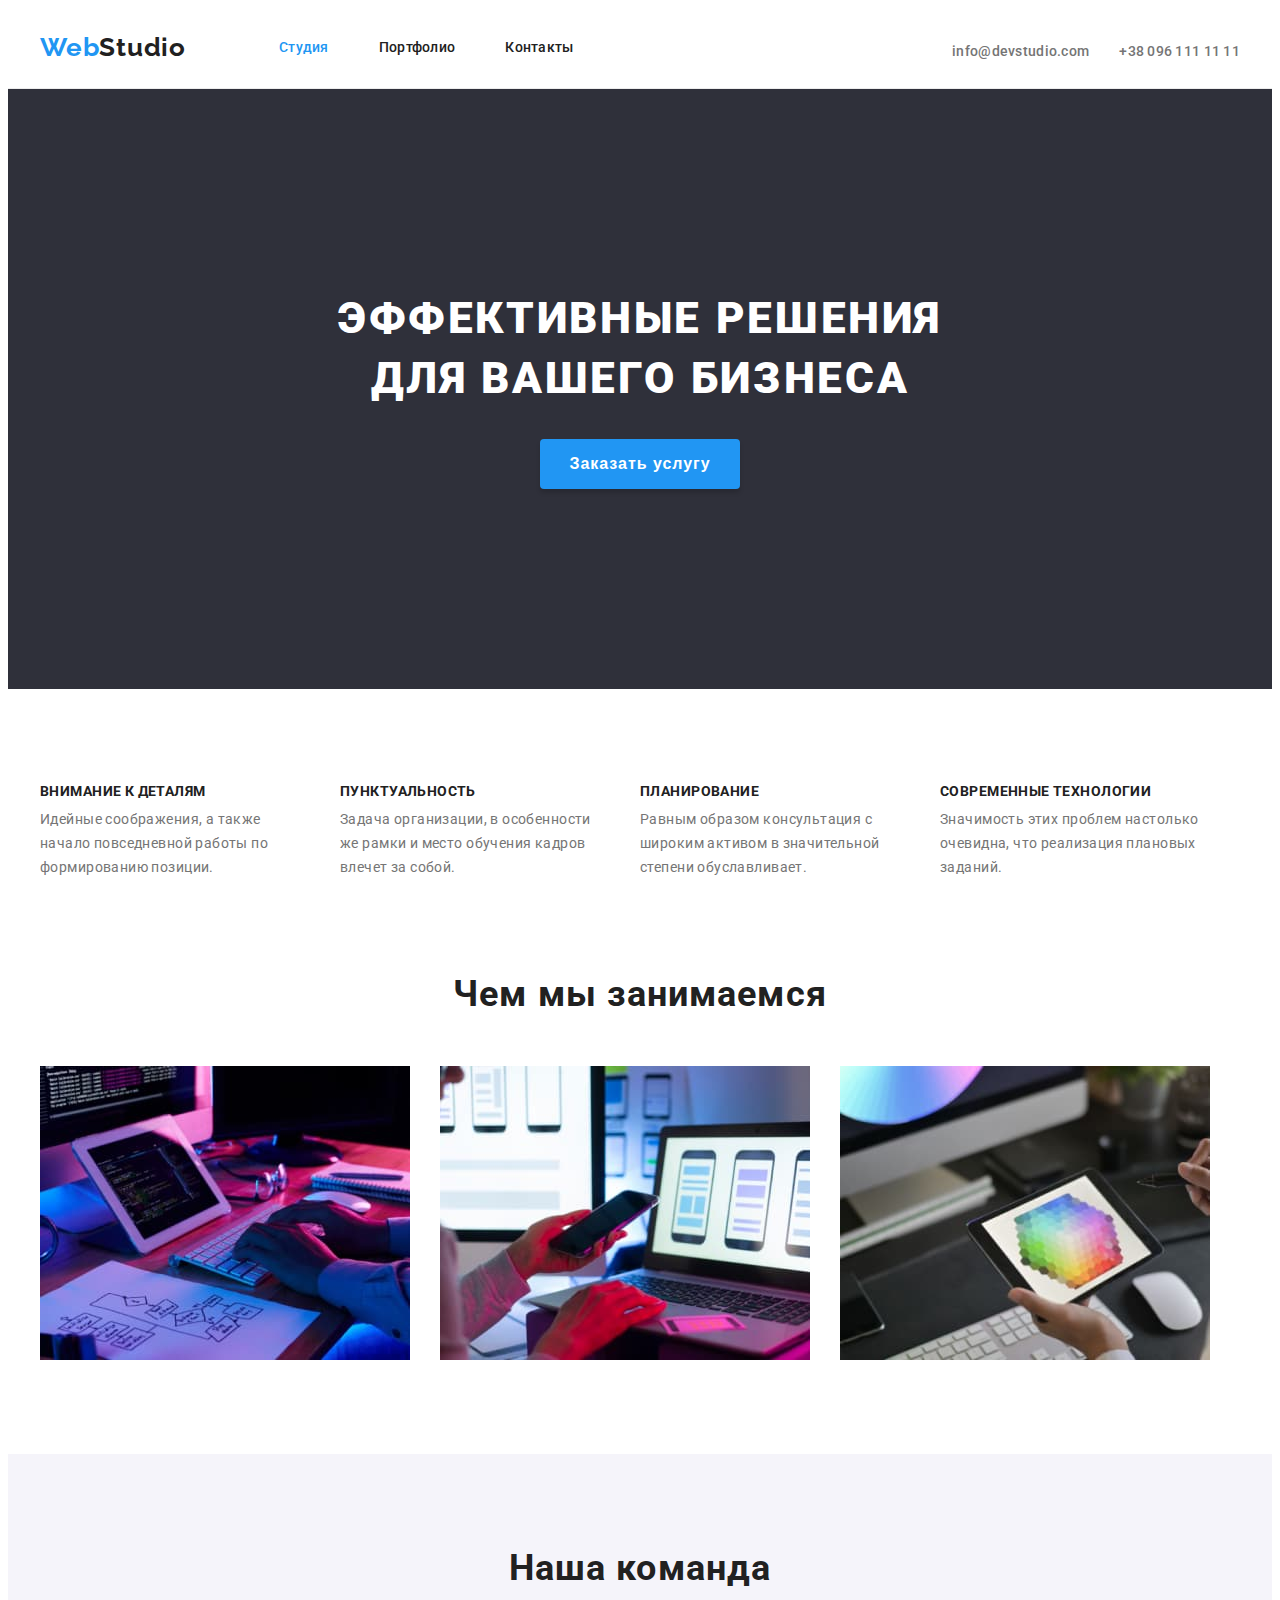
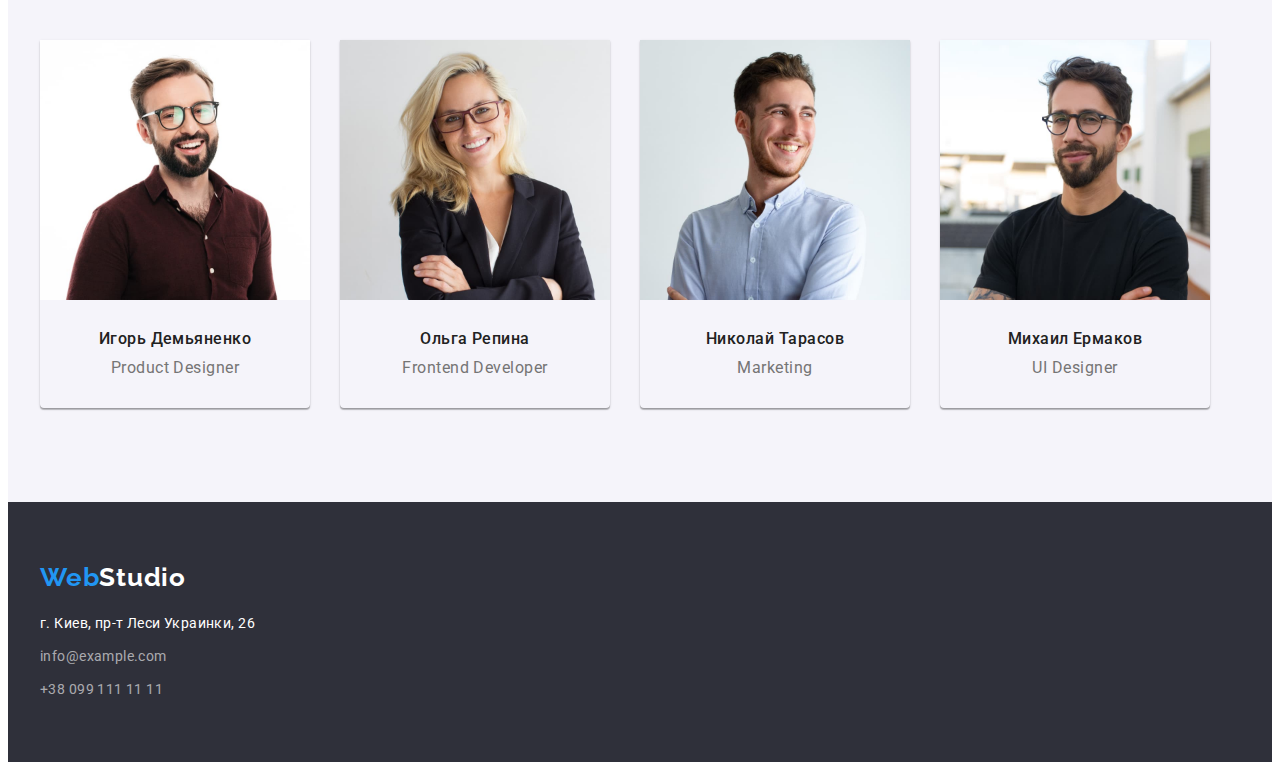
<file: index.html>
<!DOCTYPE html>
<html lang="ru">
  <head>
    <meta charset="UTF-8" />
    <meta http-equiv="X-UA-Compatible" content="IE=edge" />
    <meta name="viewport" content="width=device-width, initial-scale=1.0" />
    <title>WebStudio - еффективные решения для вашего бизнеса</title>

    <link
      rel="stylesheet"
      href="https://cdnjs.cloudflare.com/ajax/libs/modern-normalize/1.1.0/modern-normalize.min.css"
      integrity="sha512-wpPYUAdjBVSE4KJnH1VR1HeZfpl1ub8YT/NKx4PuQ5NmX2tKuGu6U/JRp5y+Y8XG2tV+wKQpNHVUX03MfMFn9Q=="
      crossorigin="anonymous"
      referrerpolicy="no-referrer"
    />
    <link rel="preconnect" href="https://fonts.gstatic.com" />
    <link
      href="https://fonts.googleapis.com/css2?family=Raleway:wght@700&family=Roboto:wght@400;500;700;900&display=swap"
      rel="stylesheet"
    />
    <link rel="stylesheet" href="./css/styles.css" />
  </head>

  <body>
    <!--HEADER-->
    <header class="header">
      <div class="header-section container">
        <nav class="navigation">
          <div class="nav-container">
            <a class="logo" href="./">
              <span class="logo-icon-color" lang="en">Web</span>Studio</a
            >
            <ul class="menu">
              <div class="menu-section">
                <li class="menu-item">
                  <a class="menu-link current" href="./">Студия</a>
                </li>
                <li class="menu-item">
                  <a class="menu-link" href="./portfolio.html">Портфолио</a>
                </li>
                <li class="menu-item">
                  <a class="menu-link" href="">Контакты</a>
                </li>
              </div>
            </ul>
          </div>
        </nav>
        <ul class="info-list">
          <li class="info-point">
            <a class="mail-link" href="mailto:info@devstudio.com"
              >info@devstudio.com</a
            >
          </li>
          <li class="info-point">
            <a class="tel-link" href="tel:+380961111111">+38 096 111 11 11</a>
          </li>
        </ul>
      </div>
    </header>

    <main>
      <!--HERO-->
      <section class="hero">
        <div class="hero-section container">
          <h1 class="hero-header">
            Эффективные решения<br />
            для вашего бизнеса
          </h1>
          <button class="hero-button" type="button">Заказать услугу</button>
        </div>
      </section>

      <!--OUR QUALITIES-->
      <section class="section qualities">
        <div class="qualities-section container">
          <h2 hidden>Наши качества</h2>
          <ul class="qualities-list">
            <li class="qualities-point">
              <h3 class="qualities-name">Внимание к деталям</h3>
              <p class="qualities-description">
                Идейные соображения, а также начало повседневной работы по
                формированию позиции.
              </p>
            </li>
            <li class="qualities-point">
              <h3 class="qualities-name">Пунктуальность</h3>
              <p class="qualities-description">
                Задача организации, в особенности же рамки и место обучения
                кадров влечет за собой.
              </p>
            </li>
            <li class="qualities-point">
              <h3 class="qualities-name">Планирование</h3>
              <p class="qualities-description">
                Равным образом консультация с широким активом в значительной
                степени обуславливает.
              </p>
            </li>
            <li class="qualities-point">
              <h3 class="qualities-name">Современные технологии</h3>
              <p class="qualities-description">
                Значимость этих проблем настолько очевидна, что реализация
                плановых заданий.
              </p>
            </li>
          </ul>
        </div>
      </section>

      <!--OUR-TASKS-->
      <section class="tasks-section section">
        <div class="tasks-container container">
          <h2 class="tasks-header">Чем мы занимаемся</h2>
          <ul class="tasks-list">
            <li class="tasks-point">
              <img
                src="./images/tasks/wrighting-code.jpg"
                alt="разработчик пишет код"
                width="370"
                height="294"
              />
            </li>
            <li class="tasks-point">
              <img
                src="./images/tasks/testing.jpg"
                alt="сотрудник тестирует приложение"
                width="370"
                height="294"
              />
            </li>
            <li class="tasks-point">
              <img
                src="./images/tasks/making-design.jpg"
                alt="сотрудник разрабатывает дизайн"
                width="370"
                height="294"
              />
            </li>
          </ul>
        </div>
      </section>

      <!--TEAM-->
      <section class="team section">
        <div class="team-section container">
          <h2 class="team-header">Наша команда</h2>
          <ul class="team-list">
            <li class="team-point">
              <img
                src="./images/staff/ihor-demyanenko.jpg"
                alt="игорь демьяненко"
                width="270"
                height="260"
              />
              <div class="member-box">
                <h3 class="team-member">Игорь Демьяненко</h3>
                <p class="member-description" lang="en">Product Designer</p>
              </div>
            </li>
            <li class="team-point">
              <img
                src="./images/staff/olha-repina.jpg"
                alt="ольга репина"
                width="270"
                height="260"
              />
              <div class="member-box">
                <h3 class="team-member">Ольга Репина</h3>
                <p class="member-description" lang="en">Frontend Developer</p>
              </div>
            </li>
            <li class="team-point">
              <img
                src="./images/staff/nicolay-tarasov.jpg"
                alt="николай тарасов"
                width="270"
                height="260"
              />
              <div class="member-box">
                <h3 class="team-member">Николай Тарасов</h3>
                <p class="member-description" lang="en">Marketing</p>
              </div>
            </li>
            <li class="team-point">
              <img
                src="./images/staff/mikhail-ermakov.jpg"
                alt="михаил ермаков"
                width="270"
                height="260"
              />
              <div class="member-box">
                <h3 class="team-member">Михаил Ермаков</h3>
                <p class="member-description" lang="en">UI Designer</p>
              </div>
            </li>
          </ul>
        </div>
      </section>
    </main>

    <!--FOOTER-->
    <footer class="footer footer-section">
      <div class="container footer-container">
        <a class="logo logo-footer" href="./"
          ><span class="logo-icon-color" lang="en">Web</span
          ><span class="logo-icon-right" lang="en">Studio</span></a
        >
        <address class="adress">
          <ul class="adress-list">
            <li class="footer-location">
              <a
                class="location-link"
                href="https://goo.gl/maps/LH7wRKLAsP6Fqup57"
                target="_blank"
                rel="noopener, noreferrer"
                >г. Киев, пр-т Леси Украинки, 26</a
              >
            </li>
            <li>
              <a class="footer-mail" href="mailto:info@example.com"
                >info@example.com</a
              >
            </li>
            <li>
              <a class="footer-tel" href="tel:+380991111111"
                >+38 099 111 11 11</a
              >
            </li>
          </ul>
        </address>
      </div>
    </footer>
  </body>
</html>
</file>
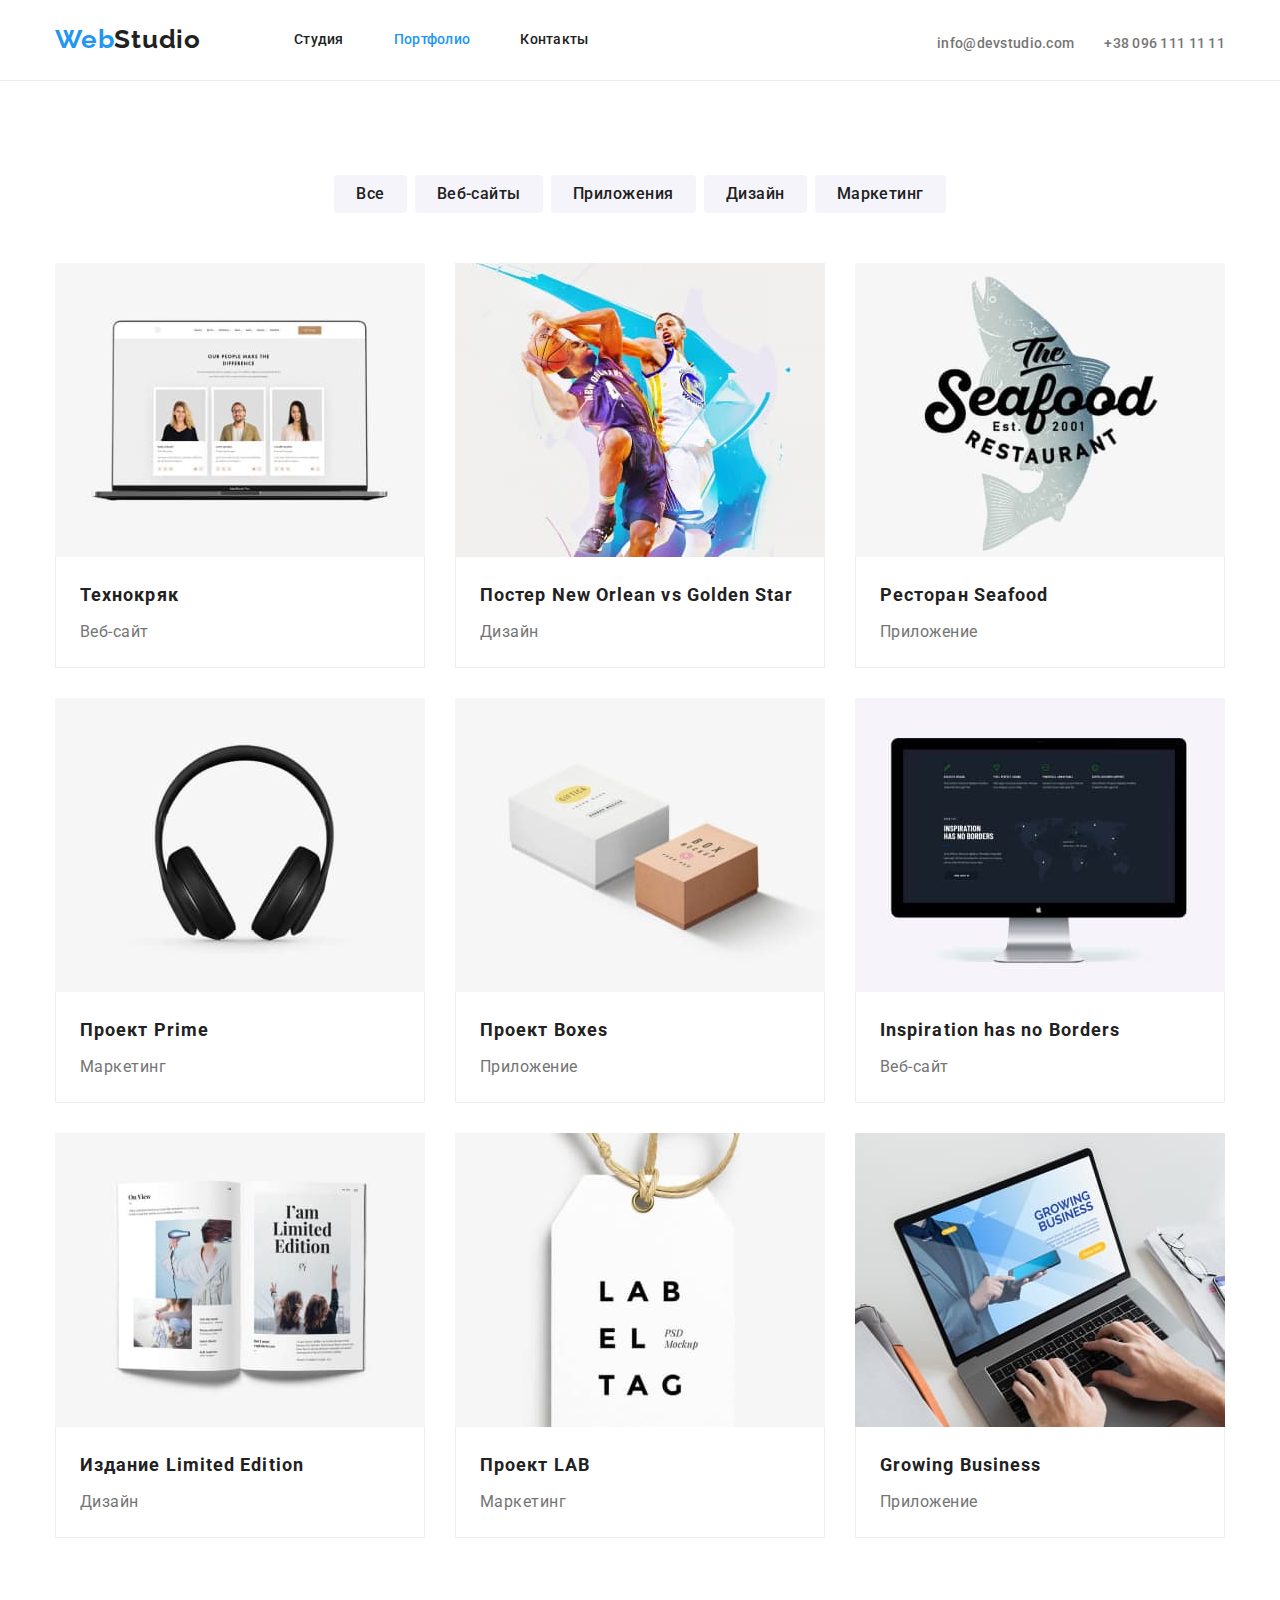
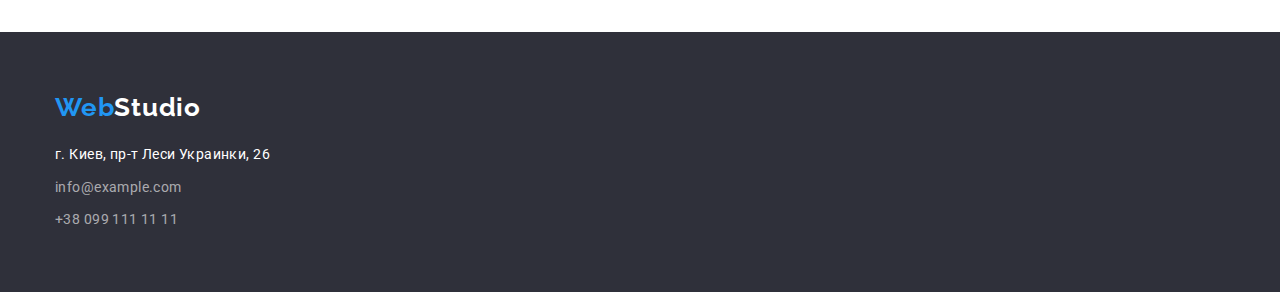
<file: portfolio.html>
<!DOCTYPE html>
<html lang="ru">
  <head>
    <meta charset="UTF-8" />
    <meta http-equiv="X-UA-Compatible" content="IE=edge" />
    <meta name="viewport" content="width=device-width, initial-scale=1.0" />
    <title>WebStudio - Portfolio</title>
    <link
      rel="stylesheet"
      href="https://cdnjs.cloudflare.com/ajax/libs/modern-normalize/1.1.0/modern-normalize.css"
      integrity="sha512-Y0MM+V6ymRKN2zStTqzQ227DWhhp4Mzdo6gnlRnuaNCbc+YN/ZH0sBCLTM4M0oSy9c9VKiCvd4Jk44aCLrNS5Q=="
      crossorigin="anonymous"
      referrerpolicy="no-referrer"
    />
    <link rel="preconnect" href="https://fonts.gstatic.com" />
    <link
      href="https://fonts.googleapis.com/css2?family=Raleway:wght@700&family=Roboto:wght@400;500;700;900&display=swap"
      rel="stylesheet"
    />
    <link rel="stylesheet" href="./css/styles.css" />
  </head>
  <body>
    <!--HEADER-->
    <header class="header">
      <div class="header-section container">
        <nav class="navigation">
          <div class="nav-container">
            <a class="logo" href="./">
              <span class="logo-icon-color" lang="en">Web</span>Studio</a
            >
            <ul class="menu">
              <div class="menu-section">
                <li class="menu-item">
                  <a class="menu-link" href="./">Студия</a>
                </li>
                <li class="menu-item">
                  <a class="menu-link current" href="./portfolio.html"
                    >Портфолио</a
                  >
                </li>
                <li class="menu-item">
                  <a class="menu-link" href="">Контакты</a>
                </li>
              </div>
            </ul>
          </div>
        </nav>
        <ul class="info-list">
          <li class="info-point">
            <a class="mail-link" href="mailto:info@devstudio.com"
              >info@devstudio.com</a
            >
          </li>
          <li class="info-point">
            <a class="tel-link" href="tel:+380961111111">+38 096 111 11 11</a>
          </li>
        </ul>
      </div>
    </header>

    <main>
      <div class="portfolio-section section">
        <div class="portfolio-container container">
          <h1 class="visually-hidden">Галерея проектов</h1>

          <!-- КНОПКИ ФИЛЬТРА ПРОЕКТОВ ПОРТФОЛИО-->

          <ul class="filter-list">
            <div class="filter-section">
              <li class="filter-point">
                <button class="filter-button" type="button">Все</button>
              </li>
              <li class="filter-point">
                <button class="filter-button" type="button">Веб-сайты</button>
              </li>
              <li class="filter-point">
                <button class="filter-button" type="button">Приложения</button>
              </li>
              <li class="filter-point">
                <button class="filter-button" type="button">Дизайн</button>
              </li>
              <li class="filter-point">
                <button class="filter-button" type="button">Маркетинг</button>
              </li>
            </div>
          </ul>

          <!--СПИСОК ПРОЕКТОВ ПОРТФОЛИО-->
          <div class="portfolio">
            <ul class="portfolio-list">
              <li class="portfolio-point">
                <a href="">
                  <img
                    src="./images/portfolio/project-technokryak.jpg"
                    alt="проэкт технокряк"
                    width="370"
                    height="294"
                  />
                  <div class="project-info">
                    <h2 class="portfolio-project">Технокряк</h2>
                    <p class="project-description">Веб-сайт</p>
                  </div>
                </a>
              </li>
              <li class="portfolio-point">
                <a href="">
                  <img
                    src="./images/portfolio/new-orleans-and-golden-star.jpg"
                    alt="проэкт постера"
                    width="370"
                    height="294"
                  />
                  <div class="project-info">
                    <h2 class="portfolio-project">
                      Постер New Orlean vs Golden Star
                    </h2>
                    <p class="project-description">Дизайн</p>
                  </div>
                </a>
              </li>
              <li class="portfolio-point">
                <a href="">
                  <img
                    src="./images/portfolio/seafood-restaurant.jpg"
                    alt="рыбный ресторан"
                    width="370"
                    height="294"
                  />
                  <div class="project-info">
                    <h2 class="portfolio-project">Ресторан Seafood</h2>
                    <p class="project-description">Приложение</p>
                  </div>
                </a>
              </li>
              <li class="portfolio-point">
                <a href="">
                  <img
                    src="./images/portfolio/project-prime.jpg"
                    alt="маркетинговый проект"
                    width="370"
                    height="294"
                  />
                  <div class="project-info">
                    <h2 class="portfolio-project">Проект Prime</h2>
                    <p class="project-description">Маркетинг</p>
                  </div>
                </a>
              </li>
              <li class="portfolio-point">
                <a href="">
                  <img
                    src="./images/portfolio/project-boxes.jpg"
                    alt="проект Boxes"
                    width="370"
                    height="294"
                  />
                  <div class="project-info">
                    <h2 class="portfolio-project">Проект Boxes</h2>
                    <p class="project-description">Приложение</p>
                  </div>
                </a>
              </li>
              <li class="portfolio-point">
                <a href="">
                  <img
                    src="./images/portfolio/project-nspiration-has-no-borders.jpg"
                    alt="веб-сайт"
                    width="370"
                    height="294"
                  />
                  <div class="project-info">
                    <h2 class="portfolio-project">
                      Inspiration has no Borders
                    </h2>
                    <p class="project-description">Веб-сайт</p>
                  </div>
                </a>
              </li>
              <li class="portfolio-point">
                <a href="">
                  <img
                    src="./images/portfolio/project-limited-edition.jpg"
                    alt="проект дизайна журнала"
                    width="370"
                    height="294"
                  />
                  <div class="project-info">
                    <h2 class="portfolio-project">Издание Limited Edition</h2>
                    <p class="project-description">Дизайн</p>
                  </div>
                </a>
              </li>
              <li class="portfolio-point">
                <a href="">
                  <img
                    src="./images/portfolio/project-lab.jpg"
                    alt="проект LAB"
                    width="370"
                    height="294"
                  />
                  <div class="project-info">
                    <h2 class="portfolio-project">Проект LAB</h2>
                    <p class="project-description">Маркетинг</p>
                  </div>
                </a>
              </li>
              <li class="portfolio-point">
                <a href="">
                  <img
                    src="./images/portfolio/project-growing-business.jpg"
                    alt="приложение"
                    width="370"
                    height="294"
                  />
                  <div class="project-info">
                    <h2 class="portfolio-project">Growing Business</h2>
                    <p class="project-description">Приложение</p>
                  </div>
                </a>
              </li>
            </ul>
          </div>
        </div>
      </div>
    </main>

    <!--FOOTER-->
    <footer class="footer footer-section">
      <div class="container footer-container">
        <a class="logo logo-footer" href="./"
          ><span class="logo-icon-color" lang="en">Web</span
          ><span class="logo-icon-right" lang="en">Studio</span></a
        >
        <address class="adress">
          <ul class="adress-list">
            <li class="footer-location">
              <a
                class="location-link"
                href="https://goo.gl/maps/LH7wRKLAsP6Fqup57"
                target="_blank"
                rel="noopener, noreferrer"
                >г. Киев, пр-т Леси Украинки, 26</a
              >
            </li>
            <li>
              <a class="footer-mail" href="mailto:info@example.com"
                >info@example.com</a
              >
            </li>
            <li>
              <a class="footer-tel" href="tel:+380991111111"
                >+38 099 111 11 11</a
              >
            </li>
          </ul>
        </address>
      </div>
    </footer>
  </body>
</html>
</file>
<file: css/styles.css>
:root {
  --main-font: "Roboto", sans-serif;
  --secondary-font: "Raleway", sans-serif;
  --font-weight-main: 500;
  --font-weight-secondary: bold;
  --font-weight-p: 400;
  --font-weight-member: 500;

  --logo-icon-color-left: #2196f3;
  --logo-icon-color-right: #ffffff;
  --accent-color: #2196f3;
  --footer-accent-color: #ffffff;
  --main-font-color: #212121;
  --header-info-color: #757575;
  --hero-background-color: #2f303a;
  --hero-header-color: #ffffff;
  --hero-btn-color: #ffffff;
  --hero-btn-back-color: #2196f3;
  --description-color: #757575;
  --team-back-color: #f5f4fa;
  --footer-back-color: #2f303a;
  --location-link-color: #ffffff;
  --filter-accent-background-color: #2196f3;
  --filter-accent-font-color: #ffffff;
  --footer-main-color: rgba(255, 255, 255, 0.6);
}

/* СБРОС СТИЛЕЙ */

h1,
h2,
h3,
h4,
h5,
h6,
p {
  margin-top: 0;
  margin-bottom: 0;
}

ol,
ul {
  padding-top: 0;
  padding-bottom: 0;
  padding-left: 0;
  margin: 0 0;
}

img {
  display: block;
}

/* СБРОС СТИЛЕЙ END */

body {
  font-family: var(--main-font);
  font-weight: var(--font-weight-main);
  font-size: 14px;
  color: var(--main-font-color);
}

a {
  text-decoration: none;
  font-style: normal;
  color: var(--main-font-color);
}

li {
  list-style-type: none;
}

/* УТИЛИТЫ */

.visually-hidden {
  position: absolute;
  clip: rect(0 0 0 0);
  width: 1px;
  height: 1px;
  margin: -1px;
}

/* INDEX.HTML */
/* HEADER */

.container {
  margin: 0 auto;
  width: 1200px;
  padding-left: 15px;
  padding-right: 15px;
}

.section {
  padding-top: 94px;
  padding-bottom: 94px;
}

.footer-section {
  padding-top: 60px;
  padding-bottom: 60px;
}

/* УТИЛИТЫ END */

/* HEADER SECTION */

.header {
  border-bottom: 1px solid #ececec;
}

.header-section {
  display: flex;
  margin-left: auto;
  margin-right: auto;
  align-items: baseline;
}

.nav-container {
  display: flex;
  align-items: center;
}

.info-list {
  display: flex;
  margin-left: auto;
}

.info-point:not(:last-child) {
  margin-right: 30px;
}

.logo {
  font-family: var(--secondary-font);
  font-family: Raleway;
  font-weight: var(--font-weight-secondary);
  font-size: 26px;
  line-height: 1.19;
  letter-spacing: 0.03em;
  color: var(--main-font-color);
  text-decoration: none;

  margin-right: 93px;
  padding-top: 24px;
  padding-bottom: 25px;
}

.logo-icon-color {
  color: var(--logo-icon-color-left);
}

.menu {
  display: flex;
}

.menu-section {
  display: flex;
  width: 294px;
}

.menu-link {
  line-height: 1.14;
  letter-spacing: 0.02em;
  color: #212121;

  padding-top: 32px;
  padding-bottom: 32px;
}

.menu-item:not(:last-child) {
  margin-right: 50px;
}

.menu-link.current {
  color: var(--accent-color);
}

.menu-link:hover,
.menu-link:focus {
  color: var(--accent-color);
}

.mail-link {
  line-height: 1.14;
  letter-spacing: 0.02em;
  color: var(--header-info-color);

  padding-top: 32px;
  padding-bottom: 32px;
}
.tel-link {
  line-height: 1.14;
  letter-spacing: 0.02em;
  color: var(--header-info-color);

  padding-top: 32px;
  padding-bottom: 32px;
}
.mail-link:hover,
.tel-link:hover {
  color: var(--accent-color);
}
.mail-link:focus,
.tel-link:focus {
  color: var(--accent-color);
}
/* HEADER END */

/* HERO */
.hero {
  padding-top: 200px;
  padding-bottom: 200px;
  background-color: var(--hero-background-color);
}

.hero-section {
  display: flex;
  flex-direction: column;

  align-items: center;
  justify-content: center;
}

.hero-header {
  display: inline-block;
  font-family: var(--main-font);
  font-weight: 900;
  font-size: 44px;
  line-height: 1.36;

  margin-right: 452px;
  margin-left: 452px;
  margin-bottom: 30px;
  width: 696px;

  text-align: center;
  letter-spacing: 0.06em;
  text-transform: uppercase;
  color: var(--hero-header-color);
}

.hero-button {
  display: inline-block;
  width: 200px;
  padding-top: 10px;
  padding-right: 10px;
  padding-bottom: 10px;
  padding-left: 10px;

  border: 0px;
  border-radius: 4px;
  box-shadow: 0px 4px 4px rgba(0, 0, 0, 0.15);

  font-weight: var(--font-weight-secondary);
  font-size: 16px;
  line-height: 1.87;
  letter-spacing: 0.06em;
  background-color: var(--hero-btn-back-color);
  color: var(--hero-btn-color);
  cursor: pointer;
}
/* HERO END */

/* OUR QUALITIES */

.qualities {
  display: flex;
}

.qualities-list {
  display: flex;
}

.qualities-point:not(last-child) {
  margin-right: 30px;
}
.qualities-point {
  display: block;
  width: 270px;
}

.qualities-name {
  display: inline-block;
  margin-bottom: 9px;

  font-size: 14px;
  font-weight: var(--font-weight-secondary);
  line-height: 1.14;
  letter-spacing: 0.03em;
  text-transform: uppercase;
  color: var(--main-font-color);
}

.qualities-description {
  font-size: 14px;
  font-weight: var(--font-weight-p);
  line-height: 1.71;
  letter-spacing: 0.03em;
  color: var(--description-color);
}
/* OUR QUALITIES END */

/* TASKS */

.tasks-section {
  display: flex;
  flex-direction: column;
  padding-top: 0;
}

.tasks-header {
  display: block;
  margin-left: auto;
  margin-right: auto;
  margin-bottom: 50px;
}

.tasks-point {
  display: block;
}

.tasks-point:not(:last-child) {
  margin-right: 30px;
}

.tasks-list {
  display: flex;
}

.tasks-header {
  font-weight: var(--font-weight-secondary);
  font-size: 36px;
  line-height: 1.16;
  text-align: center;
  letter-spacing: 0.03em;
  color: var(--main-font-color);
}
/* TASKS END */

/* TEAM */
.team-list {
  display: flex;
}

.team-point {
  display: block;
  box-shadow: 0px 1px 3px rgba(0, 0, 0, 0.12), 0px 1px 1px rgba(0, 0, 0, 0.14),
    0px 2px 1px rgba(0, 0, 0, 0.2);
  border-radius: 0px 0px 4px 4px;
}

.team-point:not(last-child) {
  margin-right: 30px;
}

.team {
  background: var(--team-back-color);
}

.team-section {
  display: flex;
  flex-direction: column;
}

.team-header {
  display: inline-block;
  margin-bottom: 50px;

  font-weight: var(--font-weight-secondary);
  font-size: 36px;
  line-height: 1.16;
  text-align: center;
  letter-spacing: 0.03em;
  color: var(--main-font-color);
}

.member-box {
  display: flex;
  flex-direction: column;
  padding-top: 30px;
  padding-bottom: 30px;
}

.team-member {
  display: inline-block;

  font-size: 16px;
  font-weight: var(--font-weight-member);
  line-height: 1.18;
  text-align: center;
  letter-spacing: 0.03em;
}

.member-description {
  display: inline-block;
  margin-top: 10px;

  font-weight: 400;
  font-size: 16px;
  line-height: 1.18;
  text-align: center;
  letter-spacing: 0.03em;
  color: var(--description-color);
}
/* TEAM END */

/* FOOTER */

.footer-container {
  display: flex;
  flex-direction: column;
}

.footer {
  background-color: var(--footer-back-color);
}

.logo-footer {
  width: 145px;
  padding-top: 0;
  padding-bottom: 0;
  margin-right: 0;
  margin-bottom: 20px;
}

.logo-icon-right {
  color: var(--logo-icon-color-right);
}

.location-link {
  font-weight: 400;
  font-style: normal;
  line-height: 1.71;
  letter-spacing: 0.03em;
  color: var(--location-link-color);
}

.location-link:hover,
.location-link:focus {
  color: var(--accent-color);
}

.footer-mail,
.footer-tel {
  font-weight: 400;
  line-height: 1.71;
  letter-spacing: 0.03em;
  color: var(--footer-main-color);
}
.footer-mail:hover,
.footer-tel:hover,
.footer-mail:focus,
.footer-tel:focus {
  color: var(--footer-accent-color);
}

.adress li:not(:last-child) {
  margin-bottom: 9px;
  margin-right: auto;
}
/* FOOER END */

/* PORTFOLIO */

/* PORTFOLIO FILTER */

.filter-section {
  display: flex;
  justify-content: center;
  margin-top: 0;
  margin-bottom: 50px;
  margin-left: auto;
  margin-right: auto;
}

.filter-section .filter-point:not(:last-child) {
  margin-right: 8px;
}

.filter-point:not(:last-child) {
  margin-right: 8px;
}

.filter-button {
  font-family: inherit;
  font-size: 16px;
  font-weight: 500;
  line-height: 26px;
  text-align: center;
  letter-spacing: 0.03em;
  color: var(--main-font-color);
  cursor: pointer;

  background: #f5f4fa;
  border: none;
  border-radius: 4px;

  padding: 6px 22px 6px 22px;
}

.filter-button:hover,
.filter-button:focus {
  color: var(--filter-accent-font-color);
  background-color: var(--filter-accent-background-color);

  box-shadow: 0px 3px 1px rgba(0, 0, 0, 0.1), 0px 1px 2px rgba(0, 0, 0, 0.08),
    0px 2px 2px rgba(0, 0, 0, 0.12);
}
/* PORTFOLIO FILTER END */

/* PORTFOLIO ITEMS */

.portfolio-list {
  display: flex;
  flex-wrap: wrap;
  justify-content: center;
}

.portfolio-point {
  display: flex;
  flex-direction: column;
  align-items: center;
  width: 370px;
}

.portfolio-point:not(:nth-child(3n + 3)) {
  margin-right: 30px;
}

.portfolio-point:nth-last-child(n + 4) {
  margin-bottom: 30px;
}

.project-info {
  padding: 20px 24px;
  border-right: 1px solid #eeeeee;
  border-bottom: 1px solid #eeeeee;
  border-left: 1px solid #eeeeee;
}

.portfolio-project {
  margin-bottom: 4px;

  font-weight: var(--font-weight-secondary);
  font-size: 18px;
  line-height: 2;
  letter-spacing: 0.06em;
  color: var(--main-font-color);
}

.project-description {
  font-weight: 400;
  font-size: 16px;
  line-height: 1.87;
  letter-spacing: 0.03em;
  color: var(--description-color);
}
/* PORTFOLIO ITEMS END */
</file>
